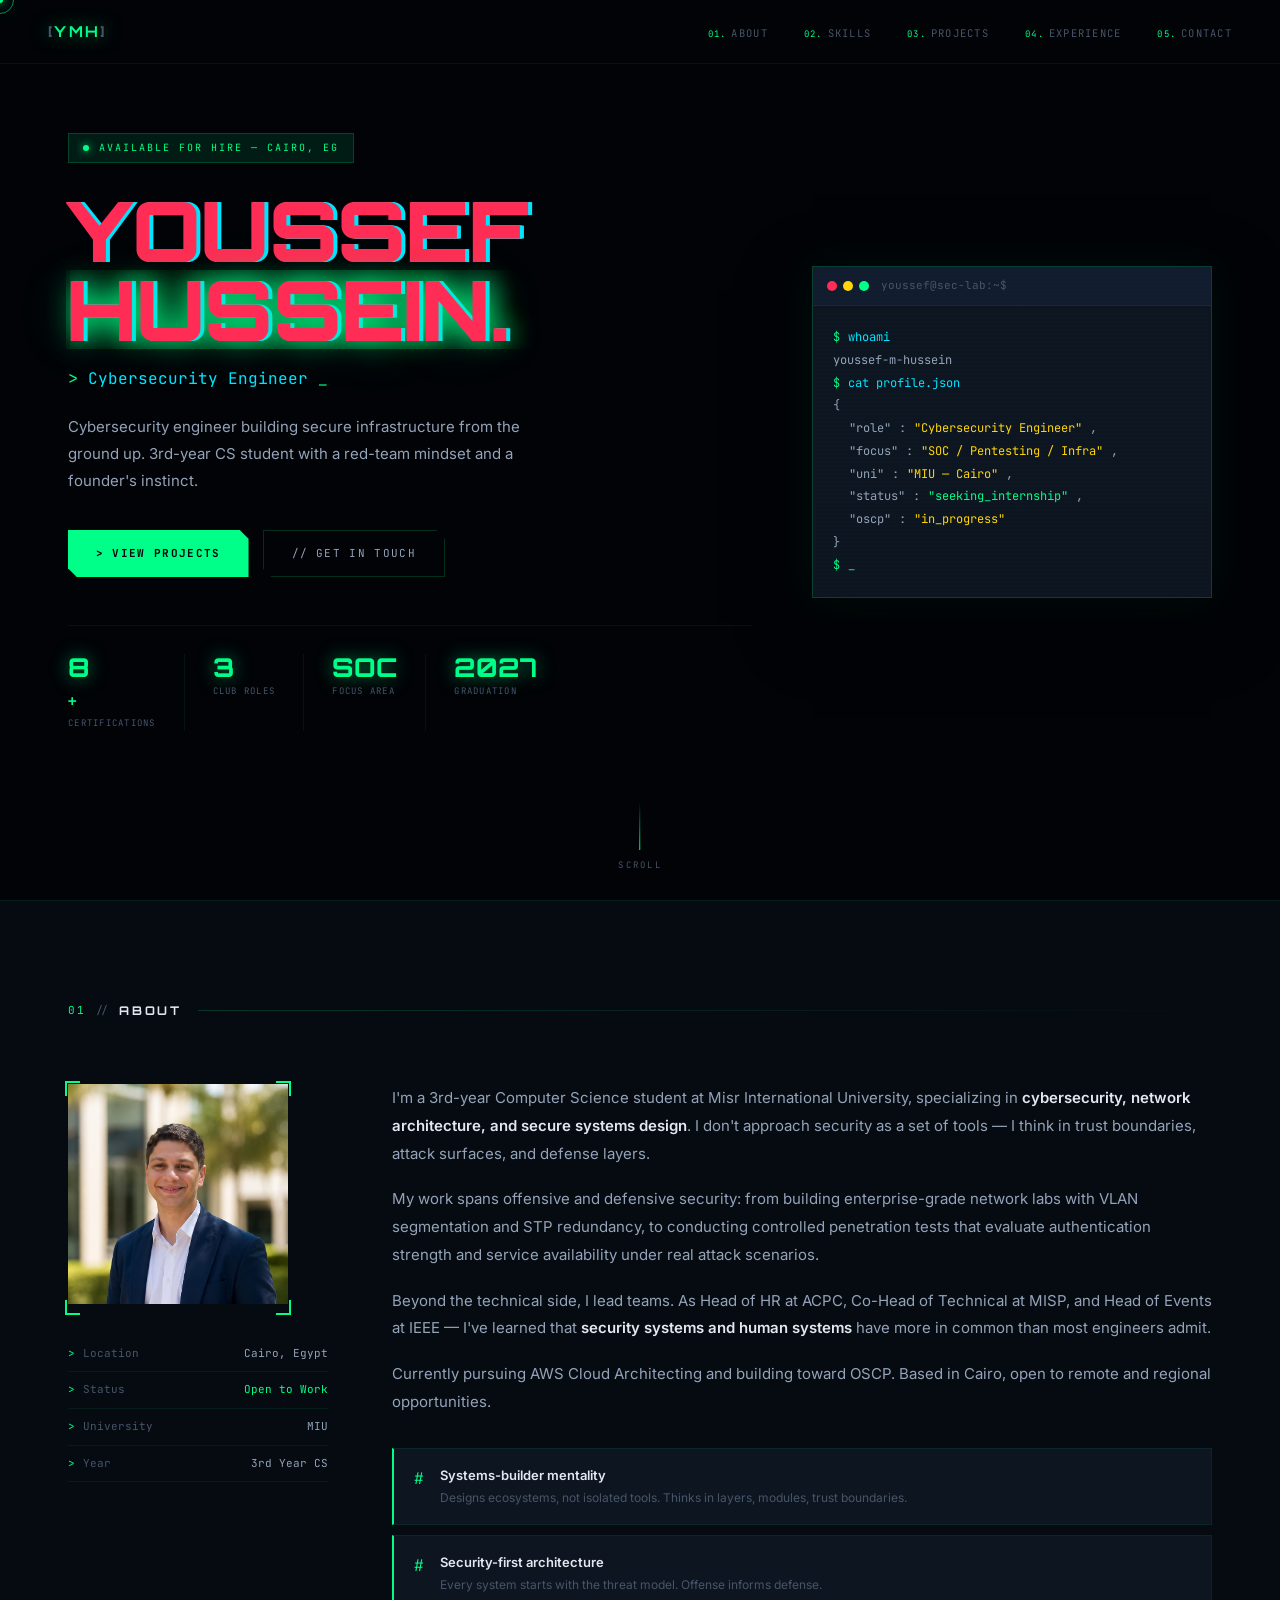
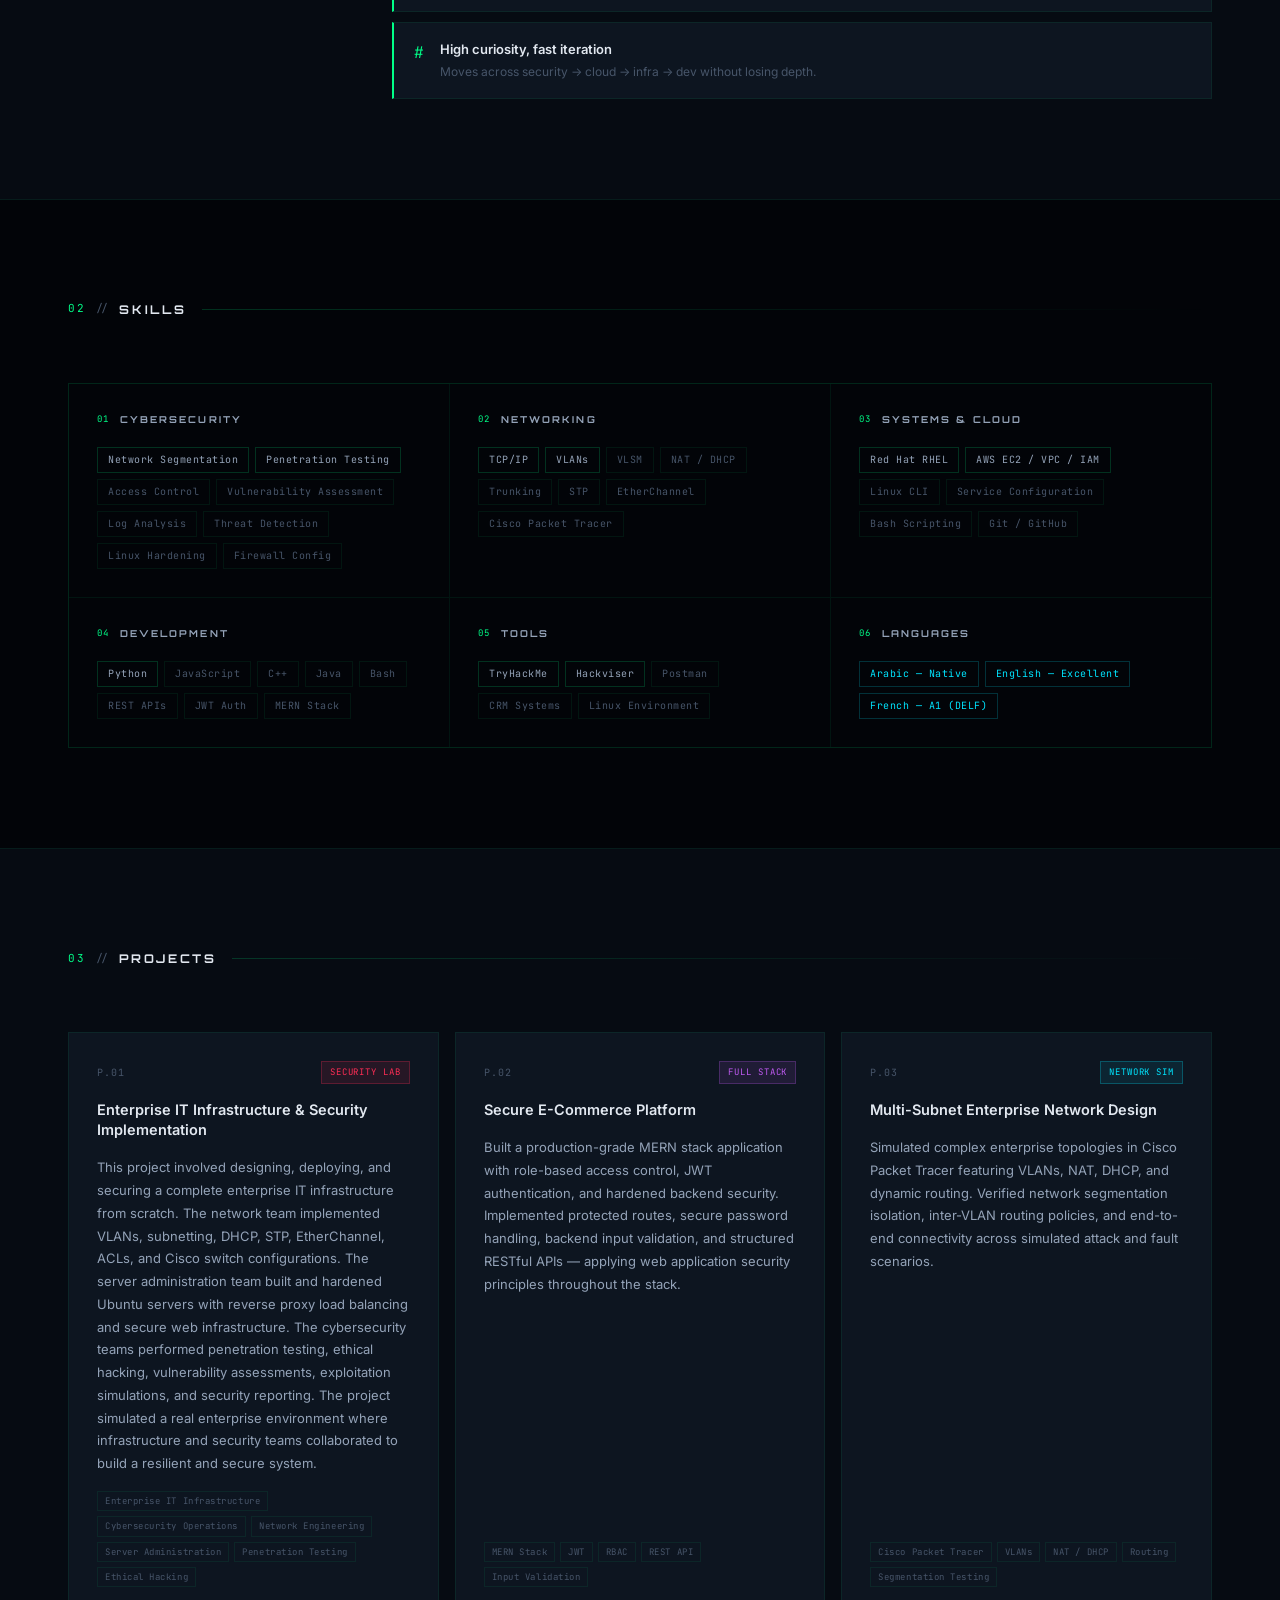
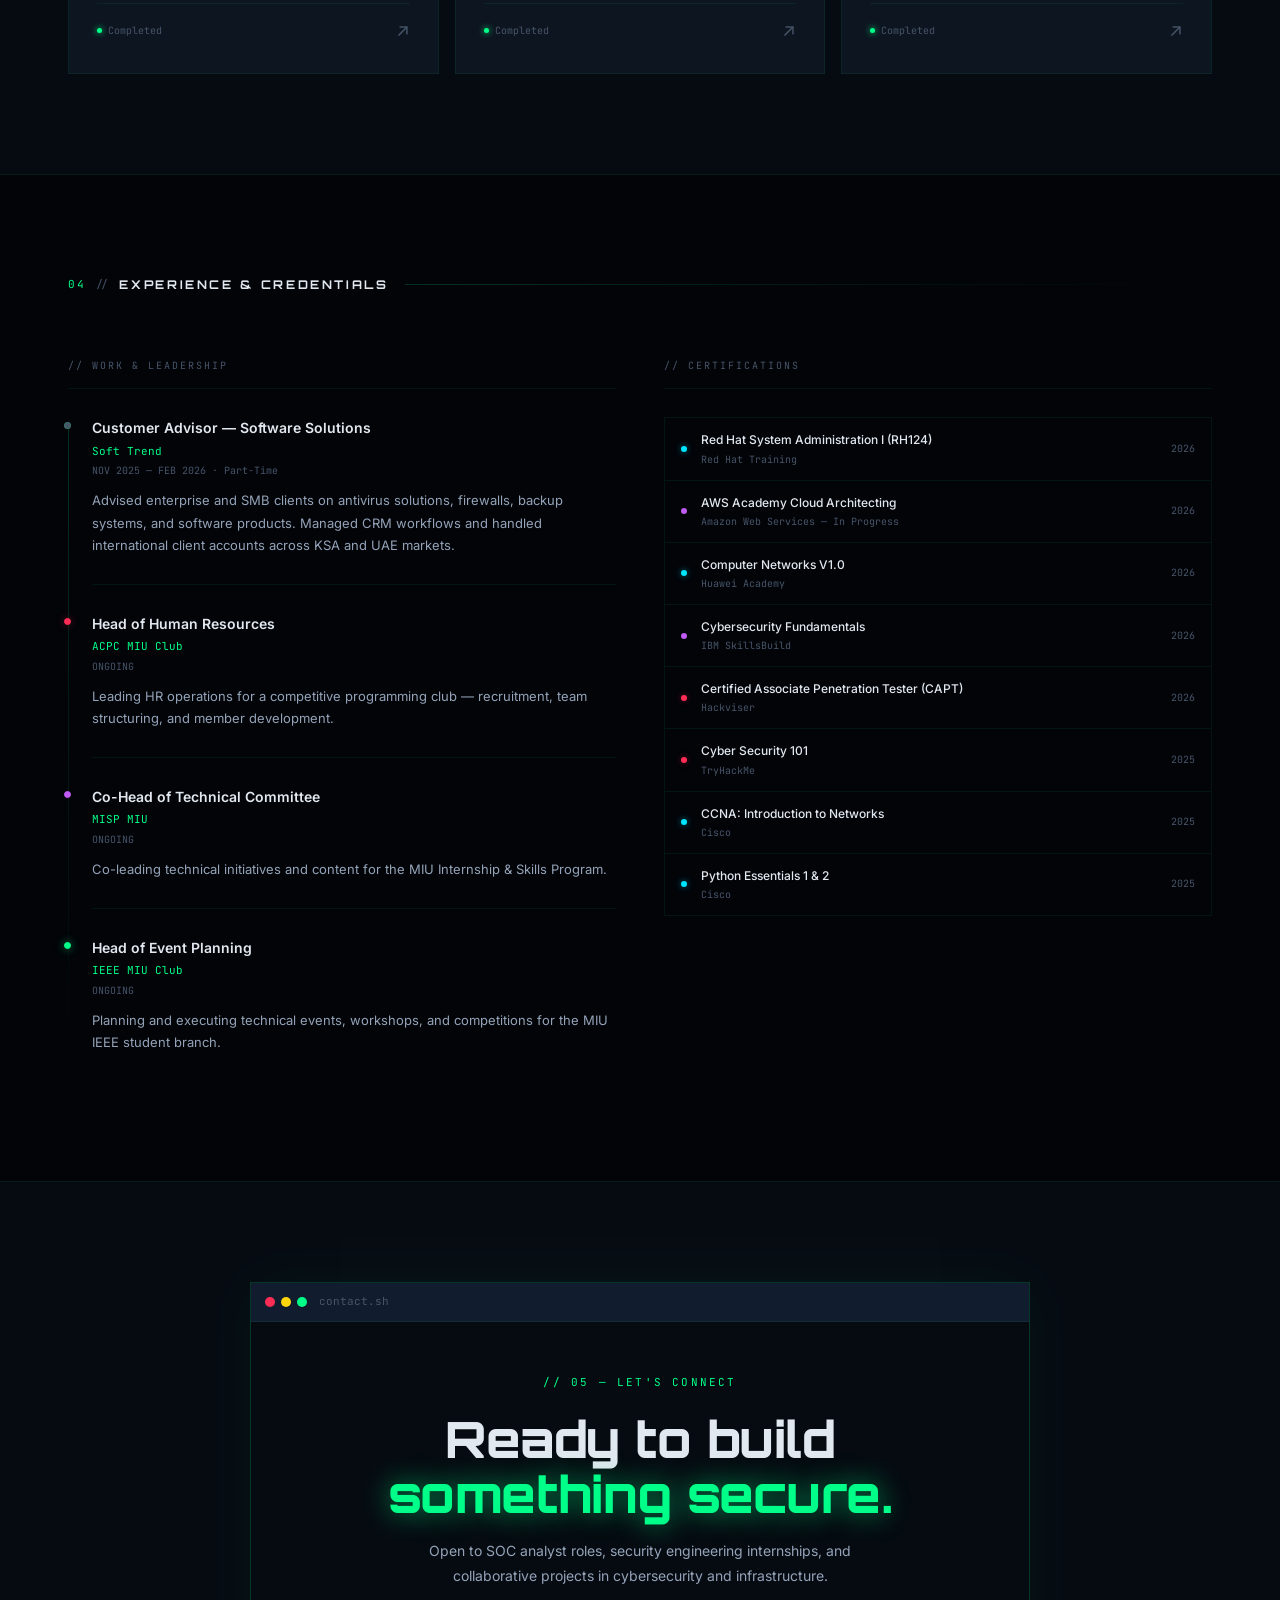
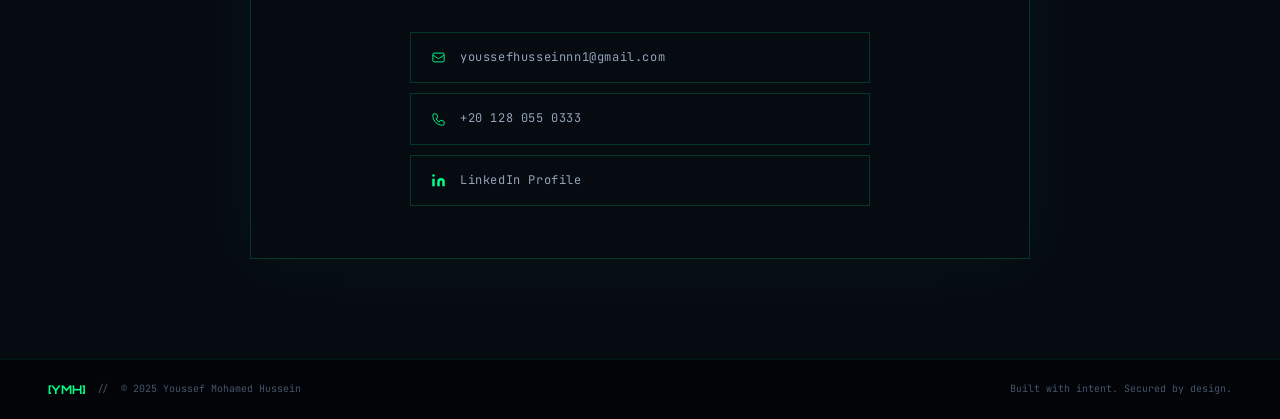
<file: index.html>
<!DOCTYPE html>
<html lang="en">
<head>
<meta charset="UTF-8">
<meta name="viewport" content="width=device-width, initial-scale=1.0">
<title>Youssef Mohamed Hussein // CYBERSEC ENGINEER</title>
<link rel="preconnect" href="https://fonts.googleapis.com">
<link rel="preconnect" href="https://fonts.gstatic.com" crossorigin>
<link href="https://fonts.googleapis.com/css2?family=Orbitron:wght@400;600;700;800;900&family=JetBrains+Mono:ital,wght@0,300;0,400;0,500;0,700;1,400&family=Inter:wght@300;400;500;600;700&display=swap" rel="stylesheet">
<link rel="stylesheet" href="style.css">
</head>
<body>

<div id="cursor"></div>
<div id="cursor-ring"></div>
<canvas id="matrix-canvas"></canvas>

<!-- NAV -->
<nav id="navbar">
  <a href="#hero" class="nav-logo"><span class="lb">[</span>YMH<span class="lb">]</span></a>
  <ul class="nav-links">
    <li><a href="#about" data-num="01">About</a></li>
    <li><a href="#skills" data-num="02">Skills</a></li>
    <li><a href="#projects" data-num="03">Projects</a></li>
    <li><a href="#experience" data-num="04">Experience</a></li>
    <li><a href="#contact" data-num="05">Contact</a></li>
  </ul>
  <button class="hamburger" id="hamburger" aria-label="Toggle menu">
    <span></span><span></span><span></span>
  </button>
</nav>

<div class="mobile-menu" id="mobileMenu">
  <ul>
    <li><a href="#about" class="mob-link">01 // About</a></li>
    <li><a href="#skills" class="mob-link">02 // Skills</a></li>
    <li><a href="#projects" class="mob-link">03 // Projects</a></li>
    <li><a href="#experience" class="mob-link">04 // Experience</a></li>
    <li><a href="#contact" class="mob-link">05 // Contact</a></li>
  </ul>
</div>

<!-- HERO -->
<section id="hero">
  <div class="hero-wrap">
    <div class="hero-left">
      <div class="status-bar">
        <span class="s-dot"></span>
        AVAILABLE FOR HIRE — CAIRO, EG
      </div>

      <div class="name-block">
        <h1 class="h-name" data-glitch="YOUSSEF">YOUSSEF</h1>
        <h1 class="h-name accent" data-glitch="HUSSEIN.">HUSSEIN.</h1>
      </div>

      <div class="h-role">
        <span class="rp">&gt;</span>
        <span id="typed-text"></span><span class="cb">_</span>
      </div>

      <p class="h-desc">Cybersecurity engineer building secure infrastructure from the ground up. 3rd-year CS student with a red-team mindset and a founder's instinct.</p>

      <div class="h-cta">
        <a href="#projects" class="btn btn-primary"><span>&gt;</span> View Projects</a>
        <a href="#contact" class="btn btn-ghost"><span>//</span> Get In Touch</a>
      </div>

      <div class="h-stats">
        <div class="hs-item">
          <span class="hs-n" data-count="8">0</span><span class="hs-plus">+</span>
          <span class="hs-l">Certifications</span>
        </div>
        <div class="hs-sep"></div>
        <div class="hs-item">
          <span class="hs-n" data-count="3">0</span>
          <span class="hs-l">Club Roles</span>
        </div>
        <div class="hs-sep"></div>
        <div class="hs-item">
          <span class="hs-n">SOC</span>
          <span class="hs-l">Focus Area</span>
        </div>
        <div class="hs-sep"></div>
        <div class="hs-item">
          <span class="hs-n">2027</span>
          <span class="hs-l">Graduation</span>
        </div>
      </div>
    </div>

    <div class="hero-right">
      <div class="term-win">
        <div class="term-bar">
          <div class="t-dots"><span class="td red"></span><span class="td yellow"></span><span class="td green"></span></div>
          <span class="t-title">youssef@sec-lab:~$</span>
        </div>
        <div class="term-body">
          <div class="tl"><span class="tp">$</span><span class="tc">whoami</span></div>
          <div class="tl to">youssef-m-hussein</div>
          <div class="tl"><span class="tp">$</span><span class="tc">cat profile.json</span></div>
          <div class="tl to">{</div>
          <div class="tl to ti"><span class="tk">"role"</span>: <span class="tv">"Cybersecurity Engineer"</span>,</div>
          <div class="tl to ti"><span class="tk">"focus"</span>: <span class="tv">"SOC / Pentesting / Infra"</span>,</div>
          <div class="tl to ti"><span class="tk">"uni"</span>: <span class="tv">"MIU — Cairo"</span>,</div>
          <div class="tl to ti"><span class="tk">"status"</span>: <span class="tv tg">"seeking_internship"</span>,</div>
          <div class="tl to ti"><span class="tk">"oscp"</span>: <span class="tv">"in_progress"</span></div>
          <div class="tl to">}</div>
          <div class="tl"><span class="tp">$</span><span class="tcb">_</span></div>
        </div>
      </div>
    </div>
  </div>
  <div class="scroll-ind">
    <span class="si-line"></span>
    <span class="si-label">SCROLL</span>
  </div>
</section>

<!-- ABOUT -->
<section id="about">
  <div class="container">
    <div class="sec-hdr">
      <div class="sec-lbl"><span class="sn">01</span><span class="ss">//</span><span class="st">ABOUT</span></div>
      <div class="sec-line"></div>
    </div>
    <div class="about-grid">
      <div class="about-left">
        <div class="profile-frame">
        

            <img src="photo.jpg" alt="Youssef Mohamed Hussein" class="profile-img">
          
          <!-- <div class="profile-ph">
            <svg width="56" height="56" viewBox="0 0 24 24" fill="none" stroke="currentColor" stroke-width="0.8"><path d="M12 2L2 7l10 5 10-5-10-5zM2 17l10 5 10-5M2 12l10 5 10-5"/></svg>
            <span>YMH</span>
          </div> -->
          <div class="fc tl"></div><div class="fc tr"></div>
          <div class="fc bl"></div><div class="fc br"></div>
        </div>
        <div class="q-info">
          <div class="qi"><span class="qi-ic">&gt;</span><span class="qi-k">Location</span><span class="qi-v">Cairo, Egypt</span></div>
          <div class="qi"><span class="qi-ic">&gt;</span><span class="qi-k">Status</span><span class="qi-v green">Open to Work</span></div>
          <div class="qi"><span class="qi-ic">&gt;</span><span class="qi-k">University</span><span class="qi-v">MIU</span></div>
          <div class="qi"><span class="qi-ic">&gt;</span><span class="qi-k">Year</span><span class="qi-v">3rd Year CS</span></div>
        </div>
      </div>
      <div class="about-right">
        <p>I'm a 3rd-year Computer Science student at Misr International University, specializing in <strong>cybersecurity, network architecture, and secure systems design</strong>. I don't approach security as a set of tools — I think in trust boundaries, attack surfaces, and defense layers.</p>
        <p>My work spans offensive and defensive security: from building enterprise-grade network labs with VLAN segmentation and STP redundancy, to conducting controlled penetration tests that evaluate authentication strength and service availability under real attack scenarios.</p>
        <p>Beyond the technical side, I lead teams. As Head of HR at ACPC, Co-Head of Technical at MISP, and Head of Events at IEEE — I've learned that <strong>security systems and human systems</strong> have more in common than most engineers admit.</p>
        <p>Currently pursuing AWS Cloud Architecting and building toward OSCP. Based in Cairo, open to remote and regional opportunities.</p>
        <div class="traits">
          <div class="trait"><span class="trait-ic">#</span><div><div class="trait-t">Systems-builder mentality</div><div class="trait-d">Designs ecosystems, not isolated tools. Thinks in layers, modules, trust boundaries.</div></div></div>
          <div class="trait"><span class="trait-ic">#</span><div><div class="trait-t">Security-first architecture</div><div class="trait-d">Every system starts with the threat model. Offense informs defense.</div></div></div>
          <div class="trait"><span class="trait-ic">#</span><div><div class="trait-t">High curiosity, fast iteration</div><div class="trait-d">Moves across security → cloud → infra → dev without losing depth.</div></div></div>
        </div>
      </div>
    </div>
  </div>
</section>

<!-- SKILLS -->
<section id="skills">
  <div class="container">
    <div class="sec-hdr">
      <div class="sec-lbl"><span class="sn">02</span><span class="ss">//</span><span class="st">SKILLS</span></div>
      <div class="sec-line"></div>
    </div>
    <div class="skills-grid">
      <div class="sg">
        <div class="sg-hd"><span class="sg-n">01</span><span class="sg-t">CYBERSECURITY</span></div>
        <div class="tags">
          <span class="tag hi">Network Segmentation</span><span class="tag hi">Penetration Testing</span>
          <span class="tag">Access Control</span><span class="tag">Vulnerability Assessment</span>
          <span class="tag">Log Analysis</span><span class="tag">Threat Detection</span>
          <span class="tag">Linux Hardening</span><span class="tag">Firewall Config</span>
        </div>
      </div>
      <div class="sg">
        <div class="sg-hd"><span class="sg-n">02</span><span class="sg-t">NETWORKING</span></div>
        <div class="tags">
          <span class="tag hi">TCP/IP</span><span class="tag hi">VLANs</span>
          <span class="tag">VLSM</span><span class="tag">NAT / DHCP</span>
          <span class="tag">Trunking</span><span class="tag">STP</span>
          <span class="tag">EtherChannel</span><span class="tag">Cisco Packet Tracer</span>
        </div>
      </div>
      <div class="sg">
        <div class="sg-hd"><span class="sg-n">03</span><span class="sg-t">SYSTEMS & CLOUD</span></div>
        <div class="tags">
          <span class="tag hi">Red Hat RHEL</span><span class="tag hi">AWS EC2 / VPC / IAM</span>
          <span class="tag">Linux CLI</span><span class="tag">Service Configuration</span>
          <span class="tag">Bash Scripting</span><span class="tag">Git / GitHub</span>
        </div>
      </div>
      <div class="sg">
        <div class="sg-hd"><span class="sg-n">04</span><span class="sg-t">DEVELOPMENT</span></div>
        <div class="tags">
          <span class="tag hi">Python</span><span class="tag">JavaScript</span>
          <span class="tag">C++</span><span class="tag">Java</span>
          <span class="tag">Bash</span><span class="tag">REST APIs</span>
          <span class="tag">JWT Auth</span><span class="tag">MERN Stack</span>
        </div>
      </div>
      <div class="sg">
        <div class="sg-hd"><span class="sg-n">05</span><span class="sg-t">TOOLS</span></div>
        <div class="tags">
          <span class="tag hi">TryHackMe</span><span class="tag hi">Hackviser</span>
          <span class="tag">Postman</span><span class="tag">CRM Systems</span>
          <span class="tag">Linux Environment</span>
        </div>
      </div>
      <div class="sg">
        <div class="sg-hd"><span class="sg-n">06</span><span class="sg-t">LANGUAGES</span></div>
        <div class="tags">
          <span class="tag lang">Arabic — Native</span>
          <span class="tag lang">English — Excellent</span>
          <span class="tag lang">French — A1 (DELF)</span>
        </div>
      </div>
    </div>
  </div>
</section>

<!-- PROJECTS -->
<section id="projects">
  <div class="container">
    <div class="sec-hdr">
      <div class="sec-lbl"><span class="sn">03</span><span class="ss">//</span><span class="st">PROJECTS</span></div>
      <div class="sec-line"></div>
    </div>
    <div class="proj-grid">

      <article class="pcard">
        <div class="pc-top"><span class="pc-n">P.01</span><span class="pc-badge badge-red">Security Lab</span></div>
        <h3 class="pc-title">Enterprise IT Infrastructure & Security Implementation</h3>
        <p class="pc-desc">This project involved designing, deploying, and securing a complete enterprise IT infrastructure from scratch.
          The network team implemented VLANs, subnetting, DHCP, STP, EtherChannel, ACLs, and Cisco switch configurations.
          The server administration team built and hardened Ubuntu servers with reverse proxy load balancing and secure web infrastructure.
          The cybersecurity teams performed penetration testing, ethical hacking, vulnerability assessments, exploitation simulations, and security reporting.
          The project simulated a real enterprise environment where infrastructure and security teams collaborated to build a resilient and secure system.
        </p>
        <div class="pc-tags"><span>Enterprise IT Infrastructure</span><span>Cybersecurity Operations</span><span>Network Engineering</span><span>Server Administration</span><span>Penetration Testing</span><span>Ethical Hacking</span></div>
        <div class="pc-foot"><span class="pc-st"><span class="psd"></span>Completed</span><span class="pc-arr">↗</span></div>
      </article>

      <article class="pcard">
        <div class="pc-top"><span class="pc-n">P.02</span><span class="pc-badge badge-purple">Full Stack</span></div>
        <h3 class="pc-title">Secure E-Commerce Platform</h3>
        <p class="pc-desc">Built a production-grade MERN stack application with role-based access control, JWT authentication, and hardened backend security. Implemented protected routes, secure password handling, backend input validation, and structured RESTful APIs — applying web application security principles throughout the stack.</p>
        <div class="pc-tags"><span>MERN Stack</span><span>JWT</span><span>RBAC</span><span>REST API</span><span>Input Validation</span></div>
        <div class="pc-foot"><span class="pc-st"><span class="psd"></span>Completed</span><span class="pc-arr">↗</span></div>
      </article>

      <article class="pcard">
        <div class="pc-top"><span class="pc-n">P.03</span><span class="pc-badge badge-cyan">Network Sim</span></div>
        <h3 class="pc-title">Multi-Subnet Enterprise Network Design</h3>
        <p class="pc-desc">Simulated complex enterprise topologies in Cisco Packet Tracer featuring VLANs, NAT, DHCP, and dynamic routing. Verified network segmentation isolation, inter-VLAN routing policies, and end-to-end connectivity across simulated attack and fault scenarios.</p>
        <div class="pc-tags"><span>Cisco Packet Tracer</span><span>VLANs</span><span>NAT / DHCP</span><span>Routing</span><span>Segmentation Testing</span></div>
        <div class="pc-foot"><span class="pc-st"><span class="psd"></span>Completed</span><span class="pc-arr">↗</span></div>
      </article>

    </div>
  </div>
</section>

<!-- EXPERIENCE -->
<section id="experience">
  <div class="container">
    <div class="sec-hdr">
      <div class="sec-lbl"><span class="sn">04</span><span class="ss">//</span><span class="st">EXPERIENCE & CREDENTIALS</span></div>
      <div class="sec-line"></div>
    </div>
    <div class="exp-grid">
      <div class="exp-col">
        <div class="col-lbl">// WORK & LEADERSHIP</div>
        <div class="timeline">
          <div class="tl-item">
            <div class="tl-dot"></div>
            <div class="tl-c">
              <div class="tl-role">Customer Advisor — Software Solutions</div>
              <div class="tl-org">Soft Trend</div>
              <div class="tl-date">NOV 2025 — FEB 2026 · Part-Time</div>
              <div class="tl-desc">Advised enterprise and SMB clients on antivirus solutions, firewalls, backup systems, and software products. Managed CRM workflows and handled international client accounts across KSA and UAE markets.</div>
            </div>
          </div>
          <div class="tl-item">
            <div class="tl-dot dot-red"></div>
            <div class="tl-c">
              <div class="tl-role">Head of Human Resources</div>
              <div class="tl-org">ACPC MIU Club</div>
              <div class="tl-date">ONGOING</div>
              <div class="tl-desc">Leading HR operations for a competitive programming club — recruitment, team structuring, and member development.</div>
            </div>
          </div>
          <div class="tl-item">
            <div class="tl-dot dot-purple"></div>
            <div class="tl-c">
              <div class="tl-role">Co-Head of Technical Committee</div>
              <div class="tl-org">MISP MIU</div>
              <div class="tl-date">ONGOING</div>
              <div class="tl-desc">Co-leading technical initiatives and content for the MIU Internship & Skills Program.</div>
            </div>
          </div>
          <div class="tl-item">
            <div class="tl-dot dot-green"></div>
            <div class="tl-c">
              <div class="tl-role">Head of Event Planning</div>
              <div class="tl-org">IEEE MIU Club</div>
              <div class="tl-date">ONGOING</div>
              <div class="tl-desc">Planning and executing technical events, workshops, and competitions for the MIU IEEE student branch.</div>
            </div>
          </div>
        </div>
      </div>

      <div class="certs-col">
        <div class="col-lbl">// CERTIFICATIONS</div>
        <div class="cert-list">
          <div class="cert"><div class="cdot c-cyan"></div><div class="ci"><div class="cn">Red Hat System Administration I (RH124)</div><div class="ciss">Red Hat Training</div></div><div class="cy">2026</div></div>
          <div class="cert"><div class="cdot c-purple"></div><div class="ci"><div class="cn">AWS Academy Cloud Architecting</div><div class="ciss">Amazon Web Services — In Progress</div></div><div class="cy">2026</div></div>
          <div class="cert"><div class="cdot c-cyan"></div><div class="ci"><div class="cn">Computer Networks V1.0</div><div class="ciss">Huawei Academy</div></div><div class="cy">2026</div></div>
          <div class="cert"><div class="cdot c-purple"></div><div class="ci"><div class="cn">Cybersecurity Fundamentals</div><div class="ciss">IBM SkillsBuild</div></div><div class="cy">2026</div></div>
          <div class="cert"><div class="cdot c-red"></div><div class="ci"><div class="cn">Certified Associate Penetration Tester (CAPT)</div><div class="ciss">Hackviser</div></div><div class="cy">2026</div></div>
          <div class="cert"><div class="cdot c-red"></div><div class="ci"><div class="cn">Cyber Security 101</div><div class="ciss">TryHackMe</div></div><div class="cy">2025</div></div>
          <div class="cert"><div class="cdot c-cyan"></div><div class="ci"><div class="cn">CCNA: Introduction to Networks</div><div class="ciss">Cisco</div></div><div class="cy">2025</div></div>
          <div class="cert"><div class="cdot c-cyan"></div><div class="ci"><div class="cn">Python Essentials 1 & 2</div><div class="ciss">Cisco</div></div><div class="cy">2025</div></div>
        </div>
      </div>
    </div>
  </div>
</section>

<!-- CONTACT -->
<section id="contact">
  <div class="container">
    <div class="contact-box">
      <div class="term-bar">
        <div class="t-dots"><span class="td red"></span><span class="td yellow"></span><span class="td green"></span></div>
        <span class="t-title">contact.sh</span>
      </div>
      <div class="contact-body">
        <div class="ct-tag">// 05 — LET'S CONNECT</div>
        <h2 class="ct-heading">Ready to build<br><em>something secure.</em></h2>
        <p class="ct-sub">Open to SOC analyst roles, security engineering internships, and collaborative projects in cybersecurity and infrastructure.</p>
        <div class="ct-links">
          <a href="mailto:youssefhusseinnn1@gmail.com" class="ct-btn">
            <svg width="15" height="15" fill="none" stroke="currentColor" stroke-width="1.5" viewBox="0 0 24 24"><path d="M3 8l7.89 5.26a2 2 0 002.22 0L21 8M5 19h14a2 2 0 002-2V7a2 2 0 00-2-2H5a2 2 0 00-2 2v10a2 2 0 002 2z"/></svg>
            youssefhusseinnn1@gmail.com
          </a>
          <a href="tel:+201280550333" class="ct-btn">
            <svg width="15" height="15" fill="none" stroke="currentColor" stroke-width="1.5" viewBox="0 0 24 24"><path d="M3 5a2 2 0 012-2h3.28a1 1 0 01.948.684l1.498 4.493a1 1 0 01-.502 1.21l-2.257 1.13a11.042 11.042 0 005.516 5.516l1.13-2.257a1 1 0 011.21-.502l4.493 1.498a1 1 0 01.684.949V19a2 2 0 01-2 2h-1C9.716 21 3 14.284 3 6V5z"/></svg>
            +20 128 055 0333
          </a>
          <a href="https://linkedin.com" target="_blank" rel="noopener" class="ct-btn">
            <svg width="15" height="15" fill="currentColor" viewBox="0 0 24 24"><path d="M16 8a6 6 0 016 6v7h-4v-7a2 2 0 00-2-2 2 2 0 00-2 2v7h-4v-7a6 6 0 016-6zM2 9h4v12H2z"/><circle cx="4" cy="4" r="2"/></svg>
            LinkedIn Profile
          </a>
        </div>
      </div>
    </div>
  </div>
</section>

<footer>
  <div class="ft-left">
    <span class="ft-logo">[YMH]</span>
    <span class="ft-sep">//</span>
    <span class="ft-copy">© 2025 Youssef Mohamed Hussein</span>
  </div>
  <div class="ft-right">Built with intent. Secured by design.</div>
</footer>

<script src="script.js"></script>
</body>
</html>
</file>
<file: style.css>
@import url('https://fonts.googleapis.com/css2?family=Orbitron:wght@400;600;700;800;900&family=JetBrains+Mono:ital,wght@0,300;0,400;0,500;0,700;1,400&family=Inter:wght@300;400;500;600;700&display=swap');

/* ===== RESET ===== */
*, *::before, *::after { box-sizing: border-box; margin: 0; padding: 0; }

/* ===== TOKENS ===== */
:root {
  --bg:       #020408;
  --bg2:      #060b12;
  --bg3:      #0a1019;
  --surf:     #0d1520;
  --surf2:    #111c2e;
  --b:        rgba(0,255,136,.07);
  --bm:       rgba(0,255,136,.18);
  --bh:       rgba(0,255,136,.35);
  --g:        #00ff88;
  --g-dim:    rgba(0,255,136,.55);
  --g-glow:   rgba(0,255,136,.10);
  --cyan:     #00e5ff;
  --red:      #ff2d55;
  --purple:   #bf5af2;
  --yellow:   #ffd60a;
  --txt:      #e2e8f0;
  --txt2:     #94a3b8;
  --txt3:     #475569;
  --mono:     'JetBrains Mono', monospace;
  --head:     'Orbitron', sans-serif;
  --body:     'Inter', sans-serif;
}

html { scroll-behavior: smooth; }

body {
  background: var(--bg);
  color: var(--txt);
  font-family: var(--body);
  overflow-x: hidden;
  cursor: none;
  line-height: 1.6;
}

/* ===== MATRIX CANVAS ===== */
#matrix-canvas {
  position: fixed; inset: 0;
  pointer-events: none; z-index: 0;
  opacity: .032;
}

/* ===== CURSOR ===== */
#cursor {
  position: fixed; width: 6px; height: 6px;
  background: var(--g); border-radius: 50%;
  pointer-events: none; z-index: 9999;
  transform: translate(-50%,-50%);
  box-shadow: 0 0 10px var(--g), 0 0 20px var(--g-dim);
  mix-blend-mode: screen;
  transition: width .15s, height .15s, background .15s;
}
#cursor-ring {
  position: fixed; width: 28px; height: 28px;
  border: 1px solid var(--g-dim); border-radius: 50%;
  pointer-events: none; z-index: 9998;
  transform: translate(-50%,-50%);
  transition: width .2s ease, height .2s ease, border-color .2s;
}
body:has(a:hover) #cursor,
body:has(button:hover) #cursor  { width: 12px; height: 12px; background: var(--cyan); }
body:has(a:hover) #cursor-ring,
body:has(button:hover) #cursor-ring { width: 44px; height: 44px; border-color: var(--cyan); }

/* ===== LAYOUT ===== */
.container { max-width: 1240px; margin: 0 auto; padding: 0 48px; }
section { position: relative; z-index: 2; padding: 100px 0; }

/* ===== NAV ===== */
#navbar {
  position: fixed; inset: 0 0 auto 0; height: 64px;
  display: flex; align-items: center; justify-content: space-between;
  padding: 0 48px; z-index: 500;
  background: rgba(2,4,8,.88); backdrop-filter: blur(14px);
  border-bottom: 1px solid var(--b);
  transition: border-color .3s;
}
#navbar.scrolled { border-color: var(--bm); }

.nav-logo {
  font-family: var(--head); font-size: 15px; font-weight: 700;
  color: var(--g); text-decoration: none; letter-spacing: .15em;
  text-shadow: 0 0 18px var(--g-dim);
}
.lb { color: var(--txt3); }

.nav-links { display: flex; gap: 36px; list-style: none; }
.nav-links a {
  font-family: var(--mono); font-size: 10.5px; color: var(--txt3);
  text-decoration: none; letter-spacing: .12em; text-transform: uppercase;
  transition: color .2s;
}
.nav-links a::before { content: attr(data-num)'.'; color: var(--g); margin-right: 5px; font-size: 9px; }
.nav-links a:hover { color: var(--g); }

/* Hamburger */
.hamburger {
  display: none; flex-direction: column; gap: 5px;
  background: none; border: none; cursor: none; padding: 6px;
}
.hamburger span { display: block; width: 22px; height: 1.5px; background: var(--txt2); transition: all .3s; }
.hamburger.active span:nth-child(1) { transform: rotate(45deg) translate(4.5px,4.5px); }
.hamburger.active span:nth-child(2) { opacity: 0; }
.hamburger.active span:nth-child(3) { transform: rotate(-45deg) translate(4.5px,-4.5px); }

/* Mobile menu */
.mobile-menu {
  position: fixed; top: 64px; right: -100%; width: min(320px,100%);
  height: calc(100vh - 64px); background: rgba(6,11,18,.98);
  backdrop-filter: blur(20px); border-left: 1px solid var(--bm);
  z-index: 499; transition: right .35s cubic-bezier(.4,0,.2,1);
  padding: 40px 32px;
}
.mobile-menu.open { right: 0; }
.mobile-menu ul { list-style: none; display: flex; flex-direction: column; gap: 4px; }
.mob-link {
  display: block; font-family: var(--mono); font-size: 13px; color: var(--txt2);
  text-decoration: none; padding: 14px 0; border-bottom: 1px solid var(--b);
  letter-spacing: .15em; transition: color .2s, padding-left .2s;
}
.mob-link:hover { color: var(--g); padding-left: 8px; }

/* ===== SECTION HEADER ===== */
.sec-hdr { display: flex; align-items: center; gap: 16px; margin-bottom: 64px; }
.sec-lbl { display: flex; align-items: center; gap: 10px; white-space: nowrap; }
.sn { font-family: var(--mono); font-size: 11px; color: var(--g); letter-spacing: .15em; }
.ss { font-family: var(--mono); font-size: 11px; color: var(--txt3); }
.st { font-family: var(--head); font-size: 12px; font-weight: 700; color: var(--txt); letter-spacing: .22em; }
.sec-line { flex: 1; height: 1px; background: linear-gradient(90deg, var(--bm), transparent); }

/* ===== HERO ===== */
#hero {
  position: relative; min-height: 100vh;
  display: flex; align-items: center;
  z-index: 2; padding-top: 64px;
}
.hero-wrap {
  width: 100%; max-width: 1240px; margin: 0 auto;
  padding: 40px 48px;
  display: grid; grid-template-columns: 1fr 400px;
  gap: 60px; align-items: center;
}

/* Status pill */
.status-bar {
  display: inline-flex; align-items: center; gap: 10px;
  font-family: var(--mono); font-size: 10px; color: var(--g);
  letter-spacing: .2em; text-transform: uppercase;
  padding: 6px 14px; border: 1px solid var(--bm);
  background: var(--g-glow); margin-bottom: 28px;
}
.s-dot {
  width: 6px; height: 6px; border-radius: 50%; background: var(--g);
  box-shadow: 0 0 8px var(--g); animation: pdot 2s infinite;
}
@keyframes pdot {
  0%,100% { opacity: 1; box-shadow: 0 0 8px var(--g); }
  50%      { opacity: .5; box-shadow: 0 0 4px var(--g-dim); }
}

/* Name */
.name-block { margin-bottom: 16px; }
.h-name {
  font-family: var(--head); font-size: clamp(46px,6.5vw,86px);
  font-weight: 900; line-height: .95; letter-spacing: -.01em;
  color: var(--txt); display: block; position: relative;
}
.h-name.accent {
  color: var(--g);
  text-shadow: 0 0 28px var(--g-dim), 0 0 56px rgba(0,255,136,.18);
}

/* Glitch */
.h-name[data-glitch]::before,
.h-name[data-glitch]::after {
  content: attr(data-glitch); position: absolute; top: 0; left: 0;
  width: 100%; overflow: hidden;
}
.h-name[data-glitch]::before { left: 2px; color: var(--cyan); animation: gl1 4s infinite linear; }
.h-name[data-glitch]::after  { left: -2px; color: var(--red);  animation: gl2 3s infinite linear; }
@keyframes gl1 {
  0%,90%,100% { clip-path: inset(100% 0 100% 0); }
  91% { clip-path: inset(20% 0 68% 0); }
  93% { clip-path: inset(55% 0 30% 0); }
  95% { clip-path: inset(8%  0 85% 0); }
}
@keyframes gl2 {
  0%,88%,100% { clip-path: inset(100% 0 100% 0); }
  89% { clip-path: inset(40% 0 50% 0); }
  92% { clip-path: inset(72% 0 18% 0); }
}

/* Role typed */
.h-role {
  display: flex; align-items: center; gap: 10px;
  font-family: var(--mono); font-size: clamp(13px,1.4vw,16px);
  color: var(--cyan); margin-bottom: 20px;
}
.rp { color: var(--g); font-size: 17px; }
.cb { color: var(--g); animation: blink 1s step-end infinite; }
@keyframes blink { 0%,100%{opacity:1} 50%{opacity:0} }

.h-desc { font-size: 15px; color: var(--txt2); max-width: 500px; line-height: 1.8; margin-bottom: 36px; }

/* Buttons */
.h-cta { display: flex; gap: 14px; flex-wrap: wrap; margin-bottom: 48px; }
.btn {
  font-family: var(--mono); font-size: 11px; letter-spacing: .12em;
  text-transform: uppercase; padding: 14px 28px; text-decoration: none;
  display: inline-flex; align-items: center; gap: 8px;
  cursor: none; transition: all .2s; position: relative; overflow: hidden;
}
.btn::after {
  content: ''; position: absolute; inset: 0; opacity: 0;
  background: linear-gradient(90deg,transparent,rgba(255,255,255,.04),transparent);
  transition: opacity .2s;
}
.btn:hover::after { opacity: 1; }

.btn-primary {
  background: var(--g); color: #020408; font-weight: 700;
  clip-path: polygon(0 0,calc(100% - 9px) 0,100% 9px,100% 100%,9px 100%,0 calc(100% - 9px));
  box-shadow: 0 0 20px rgba(0,255,136,.25);
}
.btn-primary:hover { background: #fff; box-shadow: 0 0 32px rgba(0,255,136,.45); transform: translateY(-1px); }

.btn-ghost {
  border: 1px solid var(--bm); color: var(--txt2);
  clip-path: polygon(0 0,calc(100% - 9px) 0,100% 9px,100% 100%,9px 100%,0 calc(100% - 9px));
}
.btn-ghost:hover { border-color: var(--g); color: var(--g); transform: translateY(-1px); box-shadow: 0 0 20px var(--g-glow); }

/* Stats */
.h-stats { display: flex; border-top: 1px solid var(--b); padding-top: 28px; flex-wrap: wrap; }
.hs-item { padding: 0 28px; }
.hs-item:first-child { padding-left: 0; }
.hs-sep { width: 1px; background: var(--b); align-self: stretch; }
.hs-n {
  display: block; font-family: var(--head); font-size: 26px; font-weight: 800;
  color: var(--g); text-shadow: 0 0 18px var(--g-dim); line-height: 1; margin-bottom: 4px;
}
.hs-plus { font-family: var(--head); font-size: 20px; color: var(--g); }
.hs-l { display: block; font-family: var(--mono); font-size: 9px; color: var(--txt3); letter-spacing: .14em; text-transform: uppercase; }

/* ===== TERMINAL WIDGET ===== */
.term-win {
  background: var(--surf); border: 1px solid var(--bm);
  box-shadow: 0 0 40px rgba(0,255,136,.05), 0 24px 64px rgba(0,0,0,.55);
  overflow: hidden; position: relative;
}
.term-win::before {
  content: ''; position: absolute; inset: 0; pointer-events: none;
  background: repeating-linear-gradient(0deg,transparent,transparent 2px,rgba(0,255,136,.006) 2px,rgba(0,255,136,.006) 4px);
}
.term-bar {
  padding: 10px 14px; background: var(--surf2);
  border-bottom: 1px solid var(--b);
  display: flex; align-items: center; gap: 12px;
}
.t-dots { display: flex; gap: 6px; }
.td { width: 10px; height: 10px; border-radius: 50%; }
.td.red    { background: var(--red); }
.td.yellow { background: var(--yellow); }
.td.green  { background: var(--g); }
.t-title { font-family: var(--mono); font-size: 11px; color: var(--txt3); }

.term-body { padding: 20px; font-family: var(--mono); font-size: 12px; line-height: 1.9; }
.tl  { display: flex; align-items: baseline; gap: 8px; }
.tp  { color: var(--g); flex-shrink: 0; }
.tc  { color: var(--cyan); }
.to  { color: var(--txt2); }
.ti  { padding-left: 16px; }
.tk  { color: var(--txt2); }
.tv  { color: var(--yellow); }
.tg  { color: var(--g) !important; }
.tcb { color: var(--g); animation: blink 1s step-end infinite; }

/* Scroll indicator */
.scroll-ind {
  position: absolute; bottom: 28px; left: 50%; transform: translateX(-50%);
  display: flex; flex-direction: column; align-items: center; gap: 8px; z-index: 3;
}
.si-line {
  width: 1px; height: 48px;
  background: linear-gradient(to bottom, transparent, var(--g));
  animation: siline 2.2s ease-in-out infinite;
}
@keyframes siline {
  0%   { transform: scaleY(0); transform-origin: top; }
  49%  { transform: scaleY(1); transform-origin: top; }
  50%  { transform: scaleY(1); transform-origin: bottom; }
  100% { transform: scaleY(0); transform-origin: bottom; }
}
.si-label { font-family: var(--mono); font-size: 9px; color: var(--txt3); letter-spacing: .25em; }

/* ===== ABOUT ===== */
#about { background: var(--bg2); border-top: 1px solid var(--b); border-bottom: 1px solid var(--b); }

.about-grid { display: grid; grid-template-columns: 260px 1fr; gap: 64px; align-items: start; }

 .profile-img { width:100%; height:100%; object-fit:cover; }
/* Profile frame */
.profile-frame { position: relative; width: 220px; aspect-ratio: 1; }
.profile-ph {
  width: 100%; height: 100%; background: var(--surf);
  border: 1px solid var(--bm);
  display: flex; flex-direction: column; align-items: center;
  justify-content: center; gap: 12px; color: var(--txt3); overflow: hidden; position: relative;
}
.profile-ph::after {
  content: ''; position: absolute; inset: 0; pointer-events: none;
  background: repeating-linear-gradient(0deg,transparent,transparent 3px,rgba(0,0,0,.14) 3px,rgba(0,0,0,.14) 4px);
}
.profile-ph span { font-family: var(--head); font-size: 22px; font-weight: 800; color: var(--txt3); letter-spacing: .3em; }
/* Corner accents */
.fc { position: absolute; width: 15px; height: 15px; border-color: var(--g); border-style: solid; }
.fc.tl { top: -3px; left: -3px; border-width: 2px 0 0 2px; }
.fc.tr { top: -3px; right: -3px; border-width: 2px 2px 0 0; }
.fc.bl { bottom: -3px; left: -3px; border-width: 0 0 2px 2px; }
.fc.br { bottom: -3px; right: -3px; border-width: 0 2px 2px 0; }

/* Quick info list */
.q-info { margin-top: 24px; display: flex; flex-direction: column; }
.qi {
  display: flex; align-items: center; gap: 8px;
  padding: 9px 0; border-bottom: 1px solid var(--b);
  font-family: var(--mono); font-size: 11px;
}
.qi-ic { color: var(--g); }
.qi-k  { color: var(--txt3); flex: 1; }
.qi-v  { color: var(--txt2); }
.qi-v.green { color: var(--g); }

/* About text */
.about-right p { font-size: 15px; line-height: 1.85; color: var(--txt2); margin-bottom: 18px; }
.about-right p strong { color: var(--txt); font-weight: 600; }

.traits { margin-top: 32px; display: flex; flex-direction: column; gap: 10px; }
.trait {
  display: flex; gap: 16px; padding: 16px 20px;
  background: var(--surf); border: 1px solid var(--b); border-left: 2px solid var(--g);
  transition: background .2s, border-color .2s;
}
.trait:hover { background: var(--surf2); border-color: var(--bm); }
.trait-ic { font-family: var(--mono); font-size: 16px; color: var(--g); flex-shrink: 0; padding-top: 1px; }
.trait-t { font-size: 13px; font-weight: 600; color: var(--txt); margin-bottom: 3px; }
.trait-d { font-size: 12px; color: var(--txt3); line-height: 1.6; }

/* ===== SKILLS ===== */
.skills-grid {
  display: grid; grid-template-columns: repeat(3,1fr);
  gap: 1px; background: var(--b); border: 1px solid var(--b);
}
.sg { background: var(--bg); padding: 28px; position: relative; overflow: hidden; transition: background .2s; }
.sg::before {
  content: ''; position: absolute; top: 0; left: 0; right: 0; height: 2px;
  background: transparent; transition: background .25s;
}
.sg:hover { background: var(--surf); }
.sg:hover::before { background: var(--g); }

.sg-hd { display: flex; align-items: center; gap: 10px; margin-bottom: 20px; }
.sg-n { font-family: var(--mono); font-size: 9px; color: var(--g); letter-spacing: .15em; }
.sg-t { font-family: var(--head); font-size: 9.5px; font-weight: 700; color: var(--txt2); letter-spacing: .22em; }

.tags { display: flex; flex-wrap: wrap; gap: 6px; }
.tag {
  font-family: var(--mono); font-size: 10px; color: var(--txt3);
  padding: 4px 10px; border: 1px solid var(--b); letter-spacing: .05em;
  transition: all .15s; cursor: default;
}
.tag.hi { color: var(--txt2); border-color: var(--bm); }
.tag.hi:hover { border-color: var(--g); color: var(--g); background: var(--g-glow); }
.tag:hover { border-color: rgba(0,255,136,.12); color: var(--txt2); }
.tag.lang { color: var(--cyan); border-color: rgba(0,229,255,.2); }

/* ===== PROJECTS ===== */
#projects { background: var(--bg2); border-top: 1px solid var(--b); border-bottom: 1px solid var(--b); }

.proj-grid { display: grid; grid-template-columns: repeat(3,1fr); gap: 16px; }

.pcard {
  background: var(--surf); border: 1px solid var(--b);
  padding: 28px; display: flex; flex-direction: column; gap: 16px;
  position: relative; overflow: hidden; transition: border-color .25s, transform .25s;
}
.pcard::before {
  content: ''; position: absolute; top: 0; left: 0; right: 0; height: 2px;
  background: transparent; transition: background .3s;
}
.pcard::after {
  content: ''; position: absolute; inset: 0; pointer-events: none; opacity: 0;
  background: repeating-linear-gradient(0deg,transparent,transparent 3px,rgba(255,255,255,.007) 3px,rgba(255,255,255,.007) 4px);
  transition: opacity .3s;
}
.pcard:hover { border-color: var(--bh); transform: translateY(-3px); }
.pcard:hover::after { opacity: 1; }
.pcard:nth-child(1):hover::before { background: linear-gradient(90deg,var(--red),transparent); }
.pcard:nth-child(2):hover::before { background: linear-gradient(90deg,var(--purple),transparent); }
.pcard:nth-child(3):hover::before { background: linear-gradient(90deg,var(--cyan),transparent); }

.pc-top { display: flex; align-items: center; justify-content: space-between; }
.pc-n { font-family: var(--mono); font-size: 10px; color: var(--txt3); letter-spacing: .1em; }
.pc-badge { font-family: var(--mono); font-size: 9px; padding: 3px 8px; letter-spacing: .1em; text-transform: uppercase; }
.badge-red    { background: rgba(255,45,85,.1);   color: var(--red);    border: 1px solid rgba(255,45,85,.25); }
.badge-purple { background: rgba(191,90,242,.1);  color: var(--purple); border: 1px solid rgba(191,90,242,.25); }
.badge-cyan   { background: rgba(0,229,255,.08);  color: var(--cyan);   border: 1px solid rgba(0,229,255,.25); }

.pc-title { font-size: 14.5px; font-weight: 600; color: var(--txt); line-height: 1.4; }
.pc-desc  { font-size: 13px; color: var(--txt2); line-height: 1.75; flex: 1; }

.pc-tags { display: flex; flex-wrap: wrap; gap: 5px; }
.pc-tags span {
  font-family: var(--mono); font-size: 9px; color: var(--txt3);
  padding: 2px 7px; border: 1px solid var(--b); letter-spacing: .06em;
}

.pc-foot { display: flex; justify-content: space-between; align-items: center; padding-top: 12px; border-top: 1px solid var(--b); }
.pc-st { display: flex; align-items: center; gap: 6px; font-family: var(--mono); font-size: 10px; color: var(--txt3); }
.psd { width: 5px; height: 5px; border-radius: 50%; background: var(--g); box-shadow: 0 0 6px var(--g); }
.pc-arr { font-size: 18px; color: var(--txt3); transition: color .2s, transform .2s; }
.pcard:hover .pc-arr { color: var(--g); transform: translate(3px,-3px); }

/* ===== EXPERIENCE ===== */
#experience { }

.exp-grid { display: grid; grid-template-columns: 1fr 1fr; gap: 48px; }

.col-lbl {
  font-family: var(--mono); font-size: 10px; color: var(--txt3);
  letter-spacing: .2em; text-transform: uppercase;
  margin-bottom: 28px; padding-bottom: 14px; border-bottom: 1px solid var(--b);
}

/* Timeline */
.timeline { position: relative; padding-left: 24px; }
.timeline::before {
  content: ''; position: absolute; left: 0; top: 6px; bottom: 0; width: 1px;
  background: linear-gradient(to bottom, var(--bm), transparent);
}
.tl-item { position: relative; margin-bottom: 28px; padding-bottom: 28px; border-bottom: 1px solid var(--b); }
.tl-item:last-child { border-bottom: none; margin-bottom: 0; }

.tl-dot {
  position: absolute; left: -28px; top: 5px;
  width: 7px; height: 7px; border-radius: 50%;
  background: var(--txt3); border: 1px solid var(--bm);
}
.dot-green  { background: var(--g);      box-shadow: 0 0 8px var(--g-dim); border-color: var(--g) !important; }
.dot-red    { background: var(--red);    box-shadow: 0 0 8px rgba(255,45,85,.4); border-color: var(--red) !important; }
.dot-purple { background: var(--purple); border-color: var(--purple) !important; }

.tl-role { font-size: 14px; font-weight: 600; color: var(--txt); margin-bottom: 3px; }
.tl-org  { font-family: var(--mono); font-size: 11px; color: var(--g); margin-bottom: 3px; }
.tl-date { font-family: var(--mono); font-size: 10px; color: var(--txt3); margin-bottom: 10px; }
.tl-desc { font-size: 13px; color: var(--txt2); line-height: 1.7; }

/* Certs */
.cert-list { display: flex; flex-direction: column; }
.cert {
  display: flex; align-items: center; gap: 14px;
  padding: 12px 16px; border: 1px solid var(--b); border-top: none;
  transition: background .15s, border-color .15s;
}
.cert:first-child { border-top: 1px solid var(--b); }
.cert:hover { background: var(--surf); border-color: var(--bm); z-index: 1; position: relative; }

.cdot { width: 6px; height: 6px; border-radius: 50%; flex-shrink: 0; }
.c-cyan   { background: var(--cyan);   box-shadow: 0 0 6px rgba(0,229,255,.5); }
.c-purple { background: var(--purple); }
.c-red    { background: var(--red);    box-shadow: 0 0 6px rgba(255,45,85,.4); }

.ci   { flex: 1; }
.cn   { font-size: 12px; font-weight: 500; color: var(--txt); }
.ciss { font-family: var(--mono); font-size: 10px; color: var(--txt3); margin-top: 2px; }
.cy   { font-family: var(--mono); font-size: 10px; color: var(--txt3); flex-shrink: 0; }

/* ===== CONTACT ===== */
#contact { background: var(--bg2); border-top: 1px solid var(--b); }

.contact-box {
  max-width: 780px; margin: 0 auto;
  border: 1px solid var(--bm); overflow: hidden;
  box-shadow: 0 0 60px rgba(0,255,136,.05);
}
.contact-body { padding: 52px 56px; text-align: center; }
.ct-tag { font-family: var(--mono); font-size: 11px; color: var(--g); letter-spacing: .2em; margin-bottom: 20px; }
.ct-heading {
  font-family: var(--head); font-size: clamp(30px,4.5vw,50px); font-weight: 800;
  letter-spacing: -.01em; line-height: 1.1; margin-bottom: 18px; color: var(--txt);
}
.ct-heading em { font-style: normal; color: var(--g); text-shadow: 0 0 28px var(--g-dim); }
.ct-sub { font-size: 14px; color: var(--txt2); max-width: 440px; margin: 0 auto 44px; line-height: 1.75; }

.ct-links { display: flex; flex-direction: column; gap: 10px; max-width: 460px; margin: 0 auto; }
.ct-btn {
  display: flex; align-items: center; gap: 14px;
  padding: 15px 20px; border: 1px solid var(--bm);
  text-decoration: none; color: var(--txt2);
  font-family: var(--mono); font-size: 12px; letter-spacing: .05em;
  transition: all .2s; text-align: left;
}
.ct-btn svg { color: var(--g); flex-shrink: 0; }
.ct-btn:hover { border-color: var(--g); color: var(--g); background: var(--g-glow); transform: translateX(5px); }

/* ===== FOOTER ===== */
footer {
  position: relative; z-index: 2;
  border-top: 1px solid var(--b); padding: 20px 48px;
  display: flex; justify-content: space-between; align-items: center;
  background: var(--bg);
}
.ft-left { display: flex; align-items: center; gap: 12px; }
.ft-logo { font-family: var(--head); font-size: 12px; font-weight: 700; color: var(--g); }
.ft-sep  { font-family: var(--mono); font-size: 10px; color: var(--txt3); }
.ft-copy { font-family: var(--mono); font-size: 10px; color: var(--txt3); }
.ft-right{ font-family: var(--mono); font-size: 10px; color: var(--txt3); }

/* ===== REVEAL ANIMATION ===== */
.reveal { opacity: 0; transform: translateY(18px); transition: opacity .6s ease, transform .6s ease; }
.reveal.visible { opacity: 1; transform: translateY(0); }

/* ===== RESPONSIVE ===== */
@media (max-width: 1100px) {
  .hero-wrap { grid-template-columns: 1fr; }
  .hero-right { display: none; }
  .proj-grid { grid-template-columns: 1fr 1fr; }
}

@media (max-width: 900px) {
  .container { padding: 0 24px; }
  #hero { padding-top: 64px; }
  .hero-wrap { padding: 32px 24px; }
  section { padding: 72px 0; }

  #navbar { padding: 0 24px; }
  .nav-links { display: none; }
  .hamburger { display: flex; }

  .about-grid { grid-template-columns: 1fr; }
  .about-left { display: flex; flex-direction: column; align-items: center; text-align: center; }
  .q-info { width: 100%; max-width: 280px; }

  .skills-grid { grid-template-columns: 1fr 1fr; }

  .proj-grid { grid-template-columns: 1fr; max-width: 560px; }

  .exp-grid { grid-template-columns: 1fr; }

  .contact-body { padding: 36px 24px; }

  footer { flex-direction: column; gap: 8px; text-align: center; padding: 20px 24px; }

  .h-stats .hs-item { padding: 0 16px; }
}

@media (max-width: 600px) {
  .h-name { font-size: clamp(40px,13vw,62px); }
  .skills-grid { grid-template-columns: 1fr; }
  .h-stats { flex-wrap: wrap; }
  .h-stats .hs-item { padding: 12px 16px; width: 50%; }
  .h-stats .hs-sep  { display: none; }
  .sec-hdr { margin-bottom: 40px; }
}
</file>
